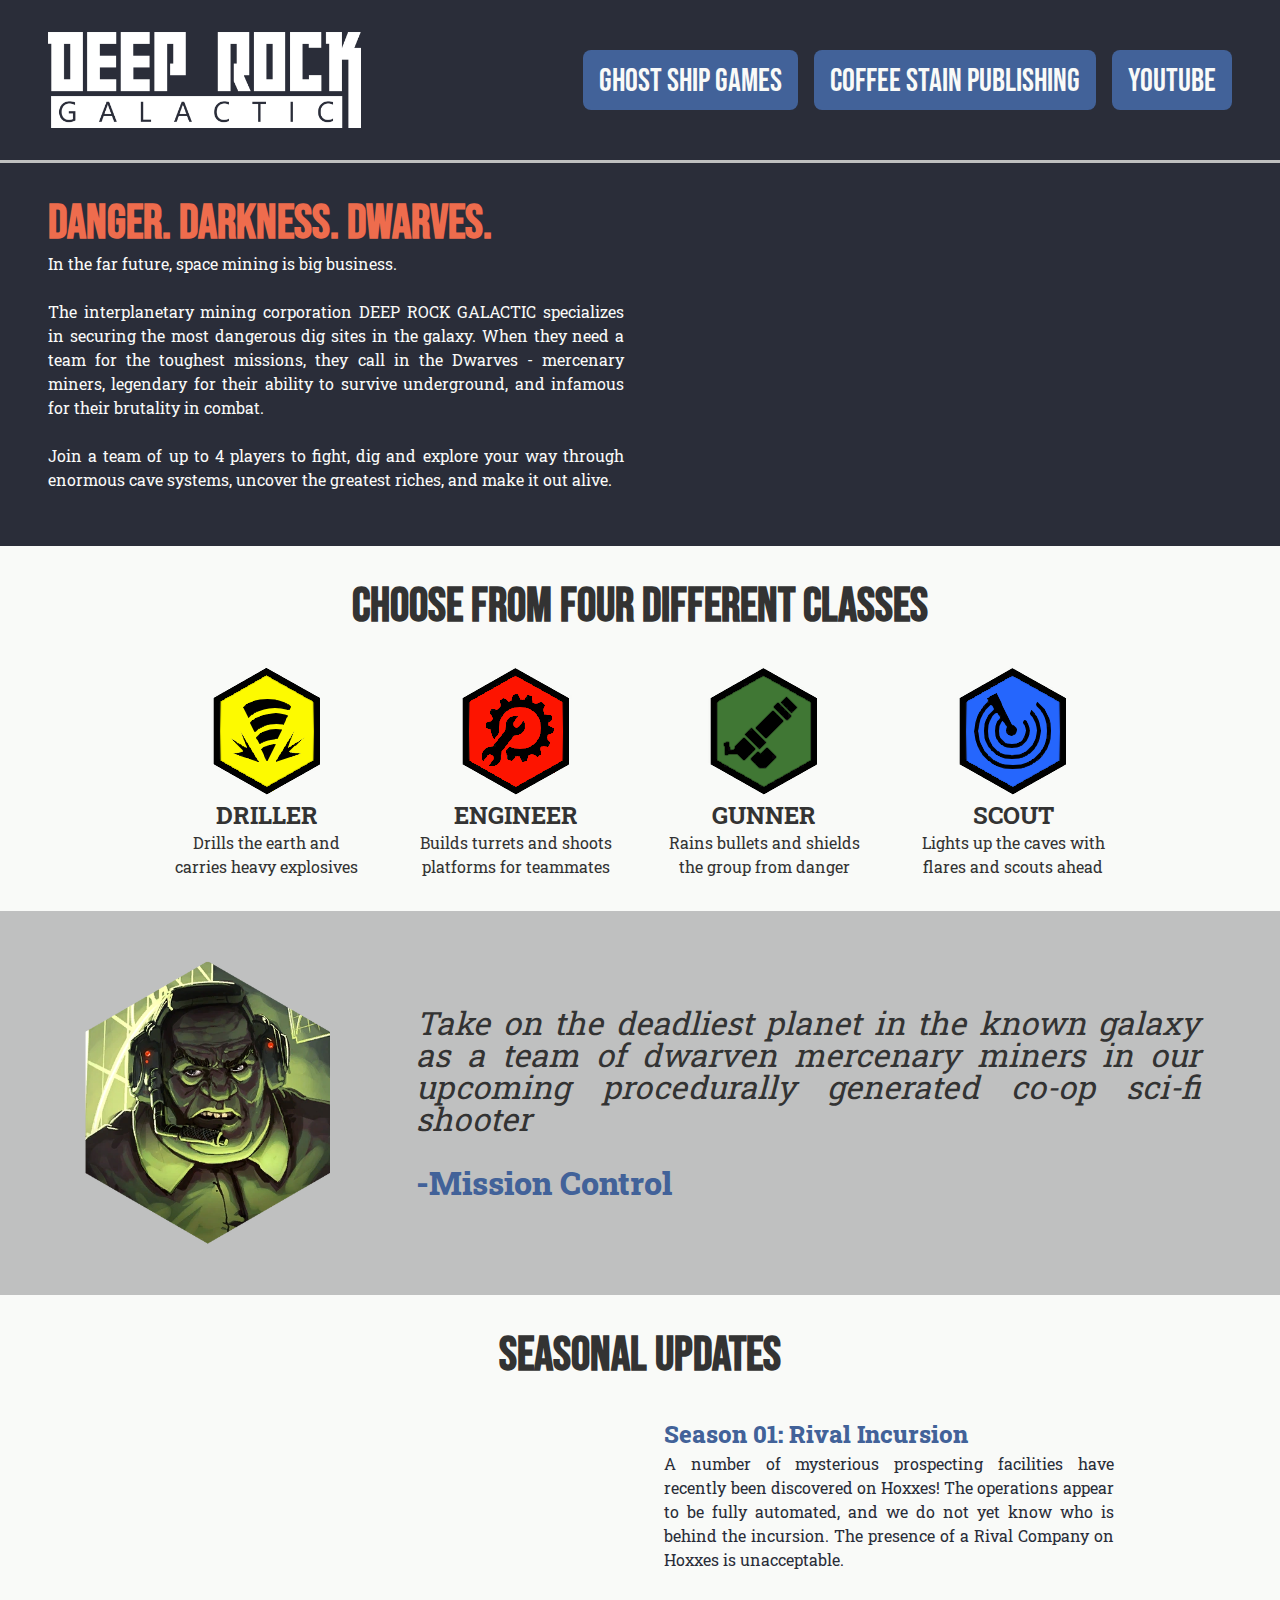
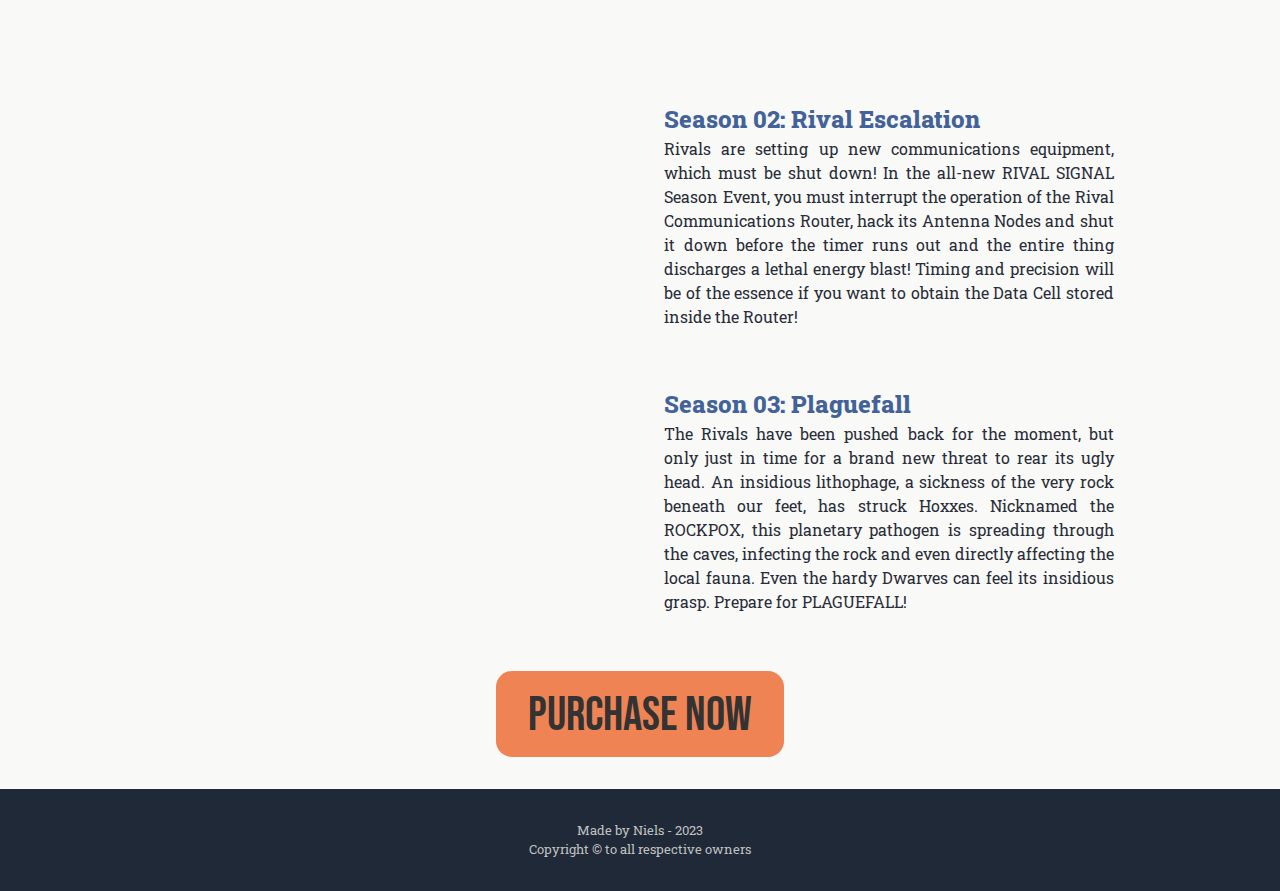
<file: index.html>
<!DOCTYPE html>
<html lang="en">
  <head>
    <meta charset="UTF-8" />
    <meta http-equiv="X-UA-Compatible" content="IE=edge" />
    <meta name="viewport" content="width=device-width, initial-scale=1.0" />
    <link rel="preconnect" href="https://fonts.googleapis.com" />
    <link rel="preconnect" href="https://fonts.gstatic.com" crossorigin />
    <link
      href="https://fonts.googleapis.com/css2?family=Bebas+Neue&family=Roboto+Slab:wght@400;700&display=swap"
      rel="stylesheet"
    />

    <link rel="stylesheet" href="style.css" />
    <title>Project Landing Page</title>
  </head>
  <body>
    <div class="container">
      <section class="header">
        <img
          class="header-logo"
          src="img/Logo_DRG_MonoWhite.png"
          alt="Deep Rock Galactic logo"
        />

        <div class="header-link-container">
          <a class="header-link" target="_blank" href="https://ghostship.dk/"
            >Ghost Ship Games</a
          >
          <a
            class="header-link"
            target="_blank"
            href="https://www.coffeestainstudios.com/"
            >Coffee Stain Publishing</a
          >
          <a
            class="header-link"
            target="_blank"
            href="https://www.youtube.com/@GhostShipGames"
            >YouTube</a
          >
        </div>
      </section>

      <section class="hero">
        <div class="hero-text">
          <h1>DANGER. DARKNESS. DWARVES.</h1>
          <p>
            In the far future, space mining is big business.<br /><br />

            The interplanetary mining corporation DEEP ROCK GALACTIC specializes
            in securing the most dangerous dig sites in the galaxy. When they
            need a team for the toughest missions, they call in the Dwarves -
            mercenary miners, legendary for their ability to survive
            underground, and infamous for their brutality in combat.<br /><br />

            Join a team of up to 4 players to fight, dig and explore your way
            through enormous cave systems, uncover the greatest riches, and make
            it out alive.
          </p>
        </div>
        <div class="hero-video">
          <iframe
            width="560"
            height="315"
            src="https://www.youtube.com/embed/k4m_5JYrAGM"
            title="YouTube video player"
            frameborder="0"
            allow="accelerometer; autoplay; clipboard-write; encrypted-media; gyroscope; picture-in-picture; web-share"
            allowfullscreen
          ></iframe>
        </div>
      </section>
      <section class="content">
        <h1>CHOOSE FROM FOUR DIFFERENT CLASSES</h1>
        <div class="class-container">
          <div class="class-content">
            <img src="img/driller.webp" alt="Driller class icon" />
            <h2>DRILLER</h2>
            <p>Drills the earth and carries heavy explosives</p>
          </div>
          <div class="class-content">
            <img src="img/engineer.webp" alt="Engineer class icon" />
            <h2>ENGINEER</h2>
            <p>Builds turrets and shoots platforms for teammates</p>
          </div>
          <div class="class-content">
            <img src="img/gunner.webp" alt="Gunner class icon" />
            <h2>GUNNER</h2>
            <p>Rains bullets and shields the group from danger</p>
          </div>
          <div class="class-content">
            <img src="img/scout.webp" alt="scout class icon" />
            <h2>SCOUT</h2>
            <p>Lights up the caves with flares and scouts ahead</p>
          </div>
        </div>
        <div class="quote-container">
          <img src="img/mission-control.webp" />
          <p>
            Take on the deadliest planet in the known galaxy as a team of
            dwarven mercenary miners in our upcoming procedurally generated
            co-op sci-fi shooter<br /><br />
            <span> -Mission Control</span>
          </p>
        </div>
        <h1>SEASONAL UPDATES</h1>
        <div class="seasons-container">
          <iframe
            width="450"
            height="253"
            src="https://www.youtube.com/embed/q5OLPXkVee0"
            title="YouTube video player"
            frameborder="0"
            allow="accelerometer; autoplay; clipboard-write; encrypted-media; gyroscope; picture-in-picture; web-share"
            allowfullscreen
          ></iframe>
          <p>
            <span class="season-title">Season 01: Rival Incursion</span><br />
            A number of mysterious prospecting facilities have recently been
            discovered on Hoxxes! The operations appear to be fully automated,
            and we do not yet know who is behind the incursion. The presence of
            a Rival Company on Hoxxes is unacceptable.
          </p>
          <iframe
            width="450"
            height="253"
            src="https://www.youtube.com/embed/tca3hYMEbXA"
            title="YouTube video player"
            frameborder="0"
            allow="accelerometer; autoplay; clipboard-write; encrypted-media; gyroscope; picture-in-picture; web-share"
            allowfullscreen
          ></iframe>
          <p>
            <span class="season-title">Season 02: Rival Escalation</span><br />
            Rivals are setting up new communications equipment, which must be
            shut down! In the all-new RIVAL SIGNAL Season Event, you must
            interrupt the operation of the Rival Communications Router, hack its
            Antenna Nodes and shut it down before the timer runs out and the
            entire thing discharges a lethal energy blast! Timing and precision
            will be of the essence if you want to obtain the Data Cell stored
            inside the Router!
          </p>
          <iframe
            width="450"
            height="253"
            src="https://www.youtube.com/embed/SfNWg_xbRfE"
            title="YouTube video player"
            frameborder="0"
            allow="accelerometer; autoplay; clipboard-write; encrypted-media; gyroscope; picture-in-picture; web-share"
            allowfullscreen
          ></iframe>
          <p>
            <span class="season-title">Season 03: Plaguefall</span><br />
            The Rivals have been pushed back for the moment, but only just in
            time for a brand new threat to rear its ugly head. An insidious
            lithophage, a sickness of the very rock beneath our feet, has struck
            Hoxxes. Nicknamed the ROCKPOX, this planetary pathogen is spreading
            through the caves, infecting the rock and even directly affecting
            the local fauna. Even the hardy Dwarves can feel its insidious
            grasp. Prepare for PLAGUEFALL!
          </p>
        </div>
        <a
          class="purchase"
          href="https://store.steampowered.com/app/548430/Deep_Rock_Galactic/"
          target="_blank"
          >PURCHASE NOW</a
        >
      </section>
      <section class="footer">
        <p>
          Made by Niels - 2023<br />
          Copyright © to all respective owners
        </p>
      </section>
    </div>
  </body>
</html>
</file>
<file: style.css>
/*!----- Colors -----*/
/*
--coral: #ef8354;
--white: #f9faf8;
--silver: #bfc0c0;
--lapis-lazuli: #426299;
--gunmetal: #2a2d39;
--jet: #333333;
*/

* {
  margin: 0;
  padding: 0;
  box-sizing: border-box;
}

body {
  background-color: #333333;
  color: #f9faf8;
  font-family: 'Roboto Slab', serif;
}

/*!----- Fonts -----*/
h1 {
  font-family: 'Bebas Neue', cursive;
  font-size: 3rem;
}

p {
  font-family: 'Roboto Slab', serif;
  font-size: 1rem;
  line-height: 1.5;
}

.container {
  background-color: #2a2d39;
  max-width: 1300px;
  height: 100vh;
  margin: 0 auto;
}

/*!----- Header -----*/
.header {
  display: flex;
  align-items: center;
  justify-content: space-between;
  padding: 2rem 3rem;
  border-bottom: 3px solid #bfc0c0;
}

.header-logo {
  height: 6rem;
}

.header-link-container {
  display: flex;
  align-items: center;
  gap: 1rem;
  margin-left: 1rem;
  min-width: 450px;
}
.header-link {
  text-decoration: none;
  padding: 1rem;
  padding-bottom: 0.8rem;
  border-radius: 0.5rem;

  font-family: 'Bebas Neue', cursive;
  font-size: 2rem;
  line-height: 1;
}

.header-link:link,
.header-link:visited {
  color: #f9faf8;
  background-color: #426299;
  transition: all 0.3s;
}

.header-link:hover,
.header-link:active {
  background-color: #ee6c4d;
  color: black;
}

/*!----- Hero -----*/
.hero {
  display: flex;
  padding: 2rem 3rem;
  margin: 0 auto;
  align-items: flex-start;
}

.hero-text {
  padding: 0;
  margin-right: 3rem;
}

.hero-text h1 {
  color: #ee6c4d;
}

.hero-text p {
  text-align: justify;
}

/*!----- Content -----*/
.content {
  padding: 2rem 3rem;
  margin: 0 auto;
  background-color: #f9faf8;
  display: flex;
  flex-direction: column;
  gap: 2rem;
}

.content h1 {
  color: #333333;
  text-align: center;
}

.class-container {
  display: grid;
  grid-template-columns: repeat(4, 1fr);
  gap: 3rem;
  width: 80%;
  margin: 0 auto;
}

.class-content {
  text-align: center;
  color: #333333;
}

.quote-container {
  background-color: #bfc0c0;
  width: calc(100% + 6rem);
  margin-left: -3rem;
  display: flex;
  align-items: center;
  padding: 2rem 3rem;
  gap: 3rem;
}

.quote-container img {
  width: 20rem;
}

.quote-container p {
  color: #333;
  font-size: 2rem;
  line-height: 1;
  font-style: italic;
  text-align: justify;
  margin-right: 2rem;
}

.quote-container span {
  color: #426299;
  font-weight: 800;
  font-style: normal;
}

.seasons-container {
  color: #2a2d39;
  max-width: 80%;
  margin: 0 auto;
  display: grid;
  justify-content: center;
  grid-template-columns: 1fr 1fr;
  grid-column-gap: 3rem;
  grid-row-gap: 2rem;
}

.seasons-container p {
  text-align: justify;
}

.season-title {
  font-weight: 800;
  font-size: 1.5rem;
  color: #426299;
}

.purchase {
  text-decoration: none;
  font-family: 'Bebas Neue', cursive;
  font-size: 3rem;
  margin: 0 auto;
  padding: 1rem 2rem 0.8rem 2rem;
  border-radius: 1rem;
}

.purchase:link,
.purchase:visited {
  color: #333333;
  background-color: #ef8354;
  transition: all 0.3s;
}

.purchase:hover,
.purchase:active {
  color: #ef8354;
  background-color: #2a2d39;
}

/*!----- Footer -----*/
.footer {
  background-color: #1f2937;
  text-align: center;
  padding: 2rem 0;
}

.footer p {
  color: #bfc0c0;
  font-size: 0.8rem;
}

/* Responsive */
@media (max-width: 1200px) {
  .hero {
    align-items: center;
  }

  .header-logo {
    height: 3rem;
  }

  .header-link {
    font-size: 1.5rem;
  }

  .seasons-container {
    max-width: 95%;
    grid-column-gap: 1.5rem;
  }
}

@media (max-width: 1000px) {
  .container {
    min-width: 700px;
  }
  .header-link {
    font-size: 1.2rem;
  }

  .hero {
    flex-direction: column;
    align-items: center;
    gap: 2rem;
    width: 560px;
    padding: 2rem 0;
  }

  .hero-text {
    margin: 0;
  }

  .class-container {
    width: 100%;
    gap: 1rem;
  }

  .quote-container {
    gap: 0.5rem;
  }

  .quote-container img {
    width: 10rem;
  }

  .quote-container p {
    font-size: 1.5rem;
  }

  .seasons-container {
    width: 560px;
    display: flex;
    flex-direction: column;
    align-items: center;
  }

  .seasons-container iframe {
    width: 560px;
    height: 315px;
  }
}
</file>
